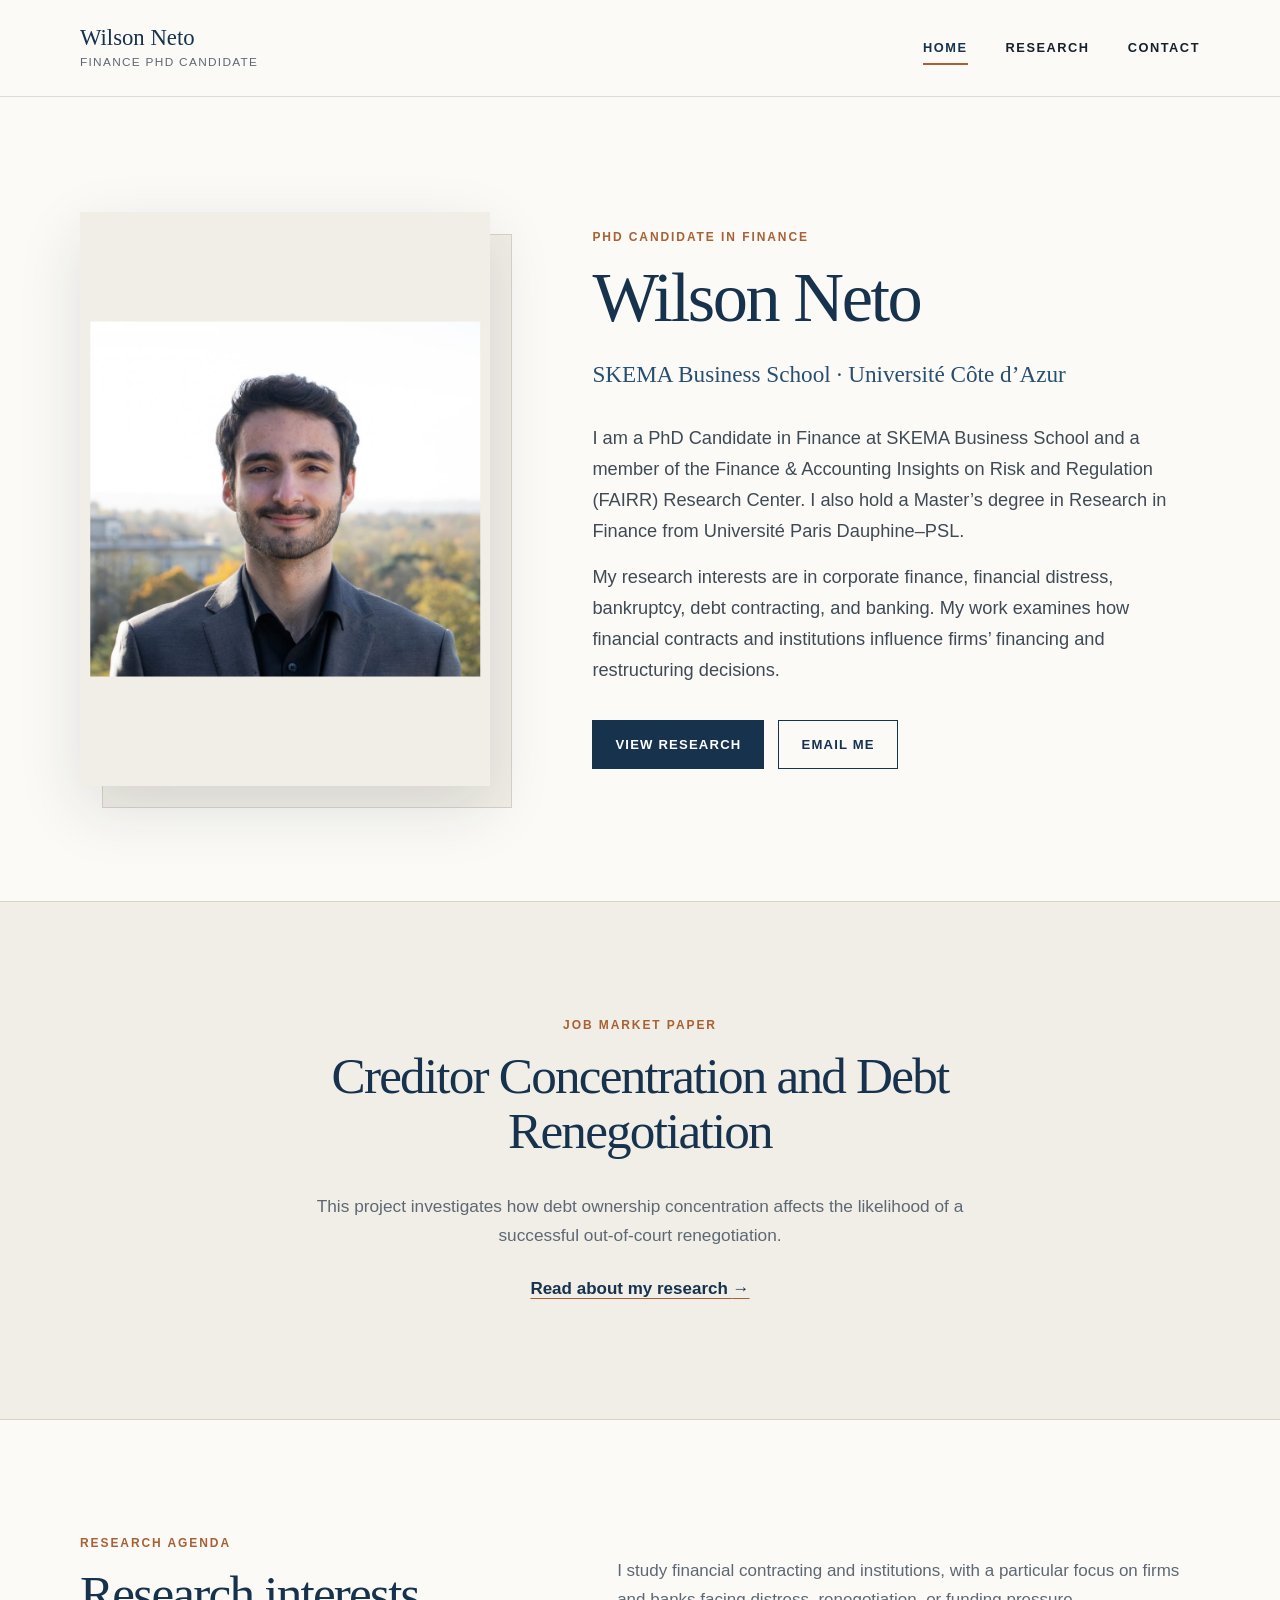
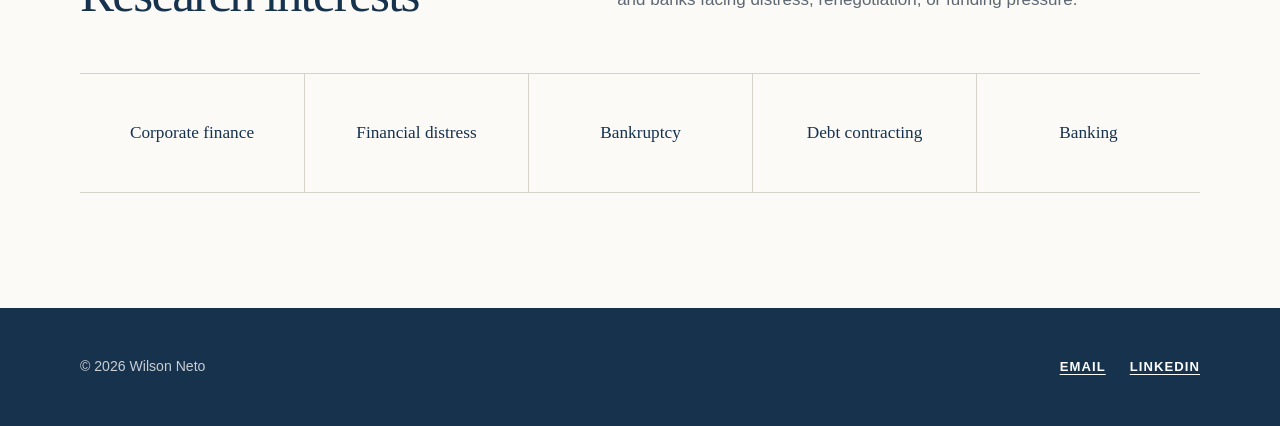
<file: index.html>
<!doctype html>
<html lang="en">
<head>
  <meta charset="utf-8">
  <meta name="viewport" content="width=device-width, initial-scale=1">
  <meta name="description" content="Wilson Neto is a PhD Candidate in Finance at SKEMA Business School. His research focuses on corporate finance, financial distress, bankruptcy, debt contracting, and banking.">
  <meta name="theme-color" content="#17324d">
  <link rel="canonical" href="https://willneto.github.io/">

  <meta property="og:type" content="website">
  <meta property="og:title" content="Wilson Neto | Finance PhD Candidate">
  <meta property="og:description" content="Research in corporate finance, financial distress, bankruptcy, debt contracting, and banking.">
  <meta property="og:url" content="https://willneto.github.io/">
  <meta property="og:image" content="https://willneto.github.io/assets/img/wilson-neto.jpg">

  <title>Wilson Neto | Finance PhD Candidate</title>
  <link rel="stylesheet" href="assets/css/style.css?v=6">

  <script type="application/ld+json">
  {
    "@context": "https://schema.org",
    "@type": "Person",
    "name": "Wilson Neto",
    "jobTitle": "PhD Candidate in Finance",
    "affiliation": {
      "@type": "CollegeOrUniversity",
      "name": "SKEMA Business School"
    },
    "url": "https://willneto.github.io/",
    "sameAs": [
      "https://www.linkedin.com/in/wilson-neto-260328168"
    ],
    "knowsAbout": [
      "Corporate finance",
      "Financial distress",
      "Bankruptcy",
      "Debt contracting",
      "Banking"
    ]
  }
  </script>
</head>
<body>
  <a class="skip-link" href="#main-content">Skip to main content</a>

  <header class="site-header">
    <div class="container header-inner">
      <a class="site-identity" href="index.html" aria-label="Wilson Neto, home">
        <span class="site-name">Wilson Neto</span>
        <span class="site-role">Finance PhD Candidate</span>
      </a>

      <nav class="site-nav" aria-label="Primary navigation">
        <ul>
          <li><a href="index.html" aria-current="page">Home</a></li>
          <li><a href="research.html">Research</a></li>
          <li><a href="contact.html">Contact</a></li>
        </ul>
      </nav>
    </div>
  </header>

  <main id="main-content">
    <section class="hero container" aria-labelledby="hero-title">
      <div class="portrait-frame">
        <img src="assets/img/wilson-neto.jpg" alt="Portrait of Wilson Neto" width="931" height="850">
      </div>

      <div class="hero-copy">
        <p class="eyebrow">PhD Candidate in Finance</p>
        <h1 id="hero-title">Wilson Neto</h1>
        <p class="hero-affiliation">SKEMA Business School <span aria-hidden="true">·</span> Université Côte d’Azur</p>
        <p class="hero-introduction">
          I am a PhD Candidate in Finance at SKEMA Business School and a member of the Finance &amp; Accounting Insights on Risk and Regulation (FAIRR) Research Center. I also hold a Master’s degree in Research in Finance from Université Paris Dauphine–PSL.
        </p>
        <p class="hero-introduction">
          My research interests are in corporate finance, financial distress, bankruptcy, debt contracting, and banking. My work examines how financial contracts and institutions influence firms’ financing and restructuring decisions.
        </p>

        <div class="hero-actions" aria-label="Primary links">
          <a class="button button-primary" href="research.html">View research</a>
          <a class="button button-secondary" href="mailto:wilson.pereirapintoneto@skema.edu">Email me</a>
        </div>
      </div>
    </section>

    <section class="home-section section-tint" aria-labelledby="job-market-heading">
      <div class="container narrow-section">
        <p class="eyebrow">Job Market Paper</p>
        <h2 id="job-market-heading">Creditor Concentration and Debt Renegotiation</h2>
        <p class="section-lead">
          This project investigates how debt ownership concentration affects the likelihood of a successful out-of-court renegotiation.
        </p>
        <a class="text-link" href="research.html#creditor-concentration">Read about my research <span aria-hidden="true">→</span></a>
      </div>
    </section>

    <section class="home-section container" aria-labelledby="research-interests-heading">
      <div class="section-heading-row">
        <div>
          <p class="eyebrow">Research agenda</p>
          <h2 id="research-interests-heading">Research interests</h2>
        </div>
        <p>
          I study financial contracting and institutions, with a particular focus on firms and banks facing distress, renegotiation, or funding pressure.
        </p>
      </div>

      <ul class="topic-list" aria-label="Research topics">
        <li>Corporate finance</li>
        <li>Financial distress</li>
        <li>Bankruptcy</li>
        <li>Debt contracting</li>
        <li>Banking</li>
      </ul>
    </section>
  </main>

  <footer class="site-footer">
    <div class="container footer-inner">
      <p>© 2026 Wilson Neto</p>
      <div class="footer-links">
        <a href="mailto:wilson.pereirapintoneto@skema.edu">Email</a>
        <a href="https://www.linkedin.com/in/wilson-neto-260328168" target="_blank" rel="noopener noreferrer">LinkedIn<span class="sr-only"> (opens in a new tab)</span></a>
      </div>
    </div>
  </footer>
</body>
</html>
</file>
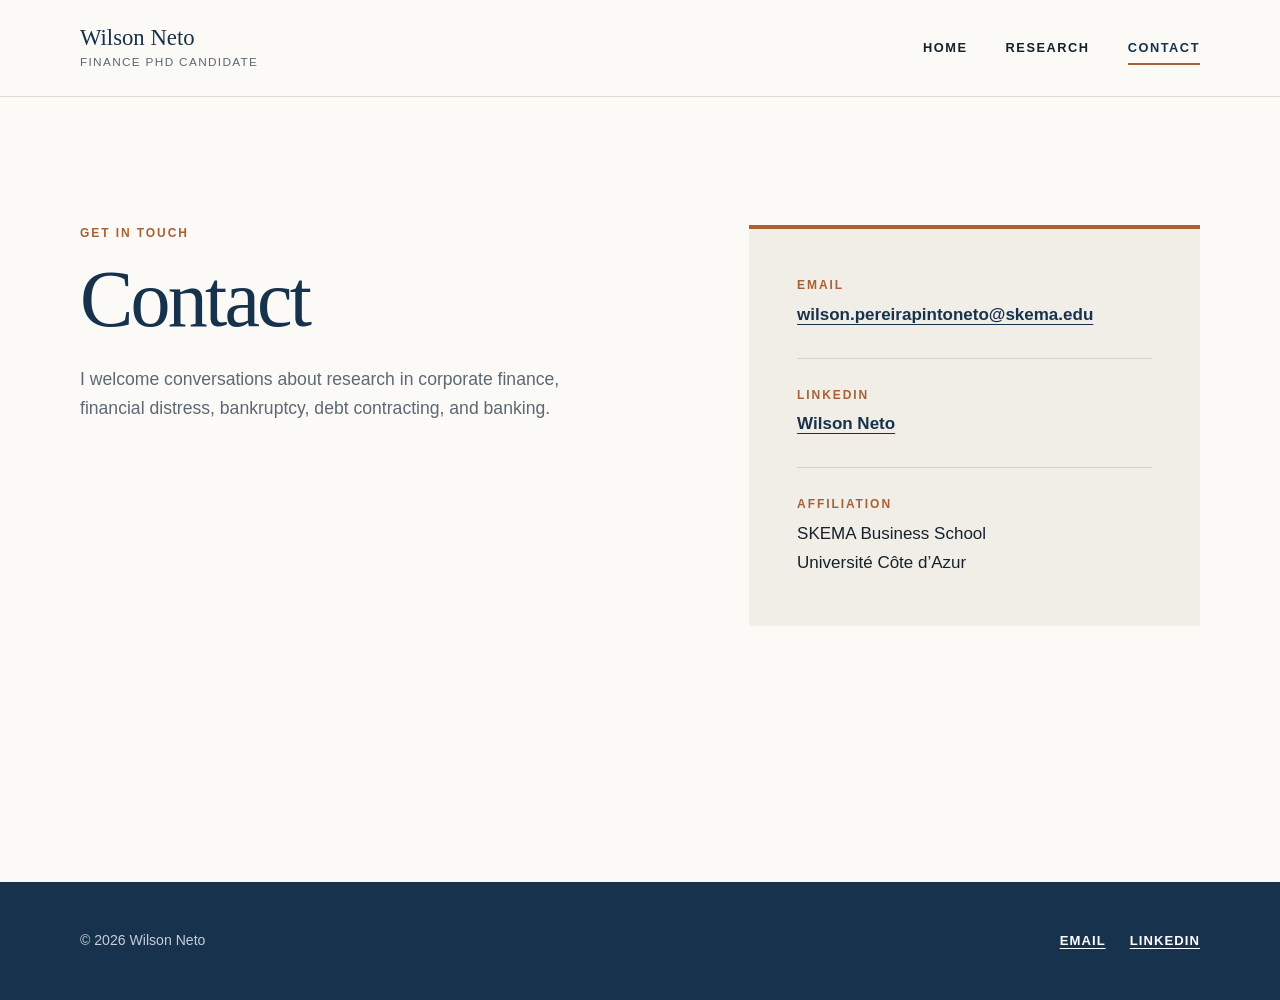
<file: contact.html>
<!doctype html>
<html lang="en">
<head>
  <meta charset="utf-8">
  <meta name="viewport" content="width=device-width, initial-scale=1">
  <meta name="description" content="Contact Wilson Neto, PhD Candidate in Finance at SKEMA Business School.">
  <meta name="theme-color" content="#17324d">
  <link rel="canonical" href="https://willneto.github.io/contact.html">
  <title>Contact | Wilson Neto</title>
  <link rel="stylesheet" href="assets/css/style.css?v=6">
</head>
<body>
  <a class="skip-link" href="#main-content">Skip to main content</a>

  <header class="site-header">
    <div class="container header-inner">
      <a class="site-identity" href="index.html" aria-label="Wilson Neto, home">
        <span class="site-name">Wilson Neto</span>
        <span class="site-role">Finance PhD Candidate</span>
      </a>

      <nav class="site-nav" aria-label="Primary navigation">
        <ul>
          <li><a href="index.html">Home</a></li>
          <li><a href="research.html">Research</a></li>
          <li><a href="contact.html" aria-current="page">Contact</a></li>
        </ul>
      </nav>
    </div>
  </header>

  <main id="main-content" class="page-main">
    <section class="contact-layout container" aria-labelledby="contact-heading">
      <div class="contact-intro">
        <p class="eyebrow">Get in touch</p>
        <h1 id="contact-heading">Contact</h1>
        <p>
          I welcome conversations about research in corporate finance, financial distress, bankruptcy, debt contracting, and banking.
        </p>
      </div>

      <div class="contact-card">
        <div class="contact-item">
          <p class="contact-label">Email</p>
          <a href="mailto:wilson.pereirapintoneto@skema.edu">wilson.pereirapintoneto@skema.edu</a>
        </div>
        <div class="contact-item">
          <p class="contact-label">LinkedIn</p>
          <a href="https://www.linkedin.com/in/wilson-neto-260328168" target="_blank" rel="noopener noreferrer">Wilson Neto<span class="sr-only"> (opens in a new tab)</span></a>
        </div>
        <div class="contact-item">
          <p class="contact-label">Affiliation</p>
          <p>SKEMA Business School<br>Université Côte d’Azur</p>
        </div>
      </div>
    </section>
  </main>

  <footer class="site-footer">
    <div class="container footer-inner">
      <p>© 2026 Wilson Neto</p>
      <div class="footer-links">
        <a href="mailto:wilson.pereirapintoneto@skema.edu">Email</a>
        <a href="https://www.linkedin.com/in/wilson-neto-260328168" target="_blank" rel="noopener noreferrer">LinkedIn<span class="sr-only"> (opens in a new tab)</span></a>
      </div>
    </div>
  </footer>
</body>
</html>
</file>
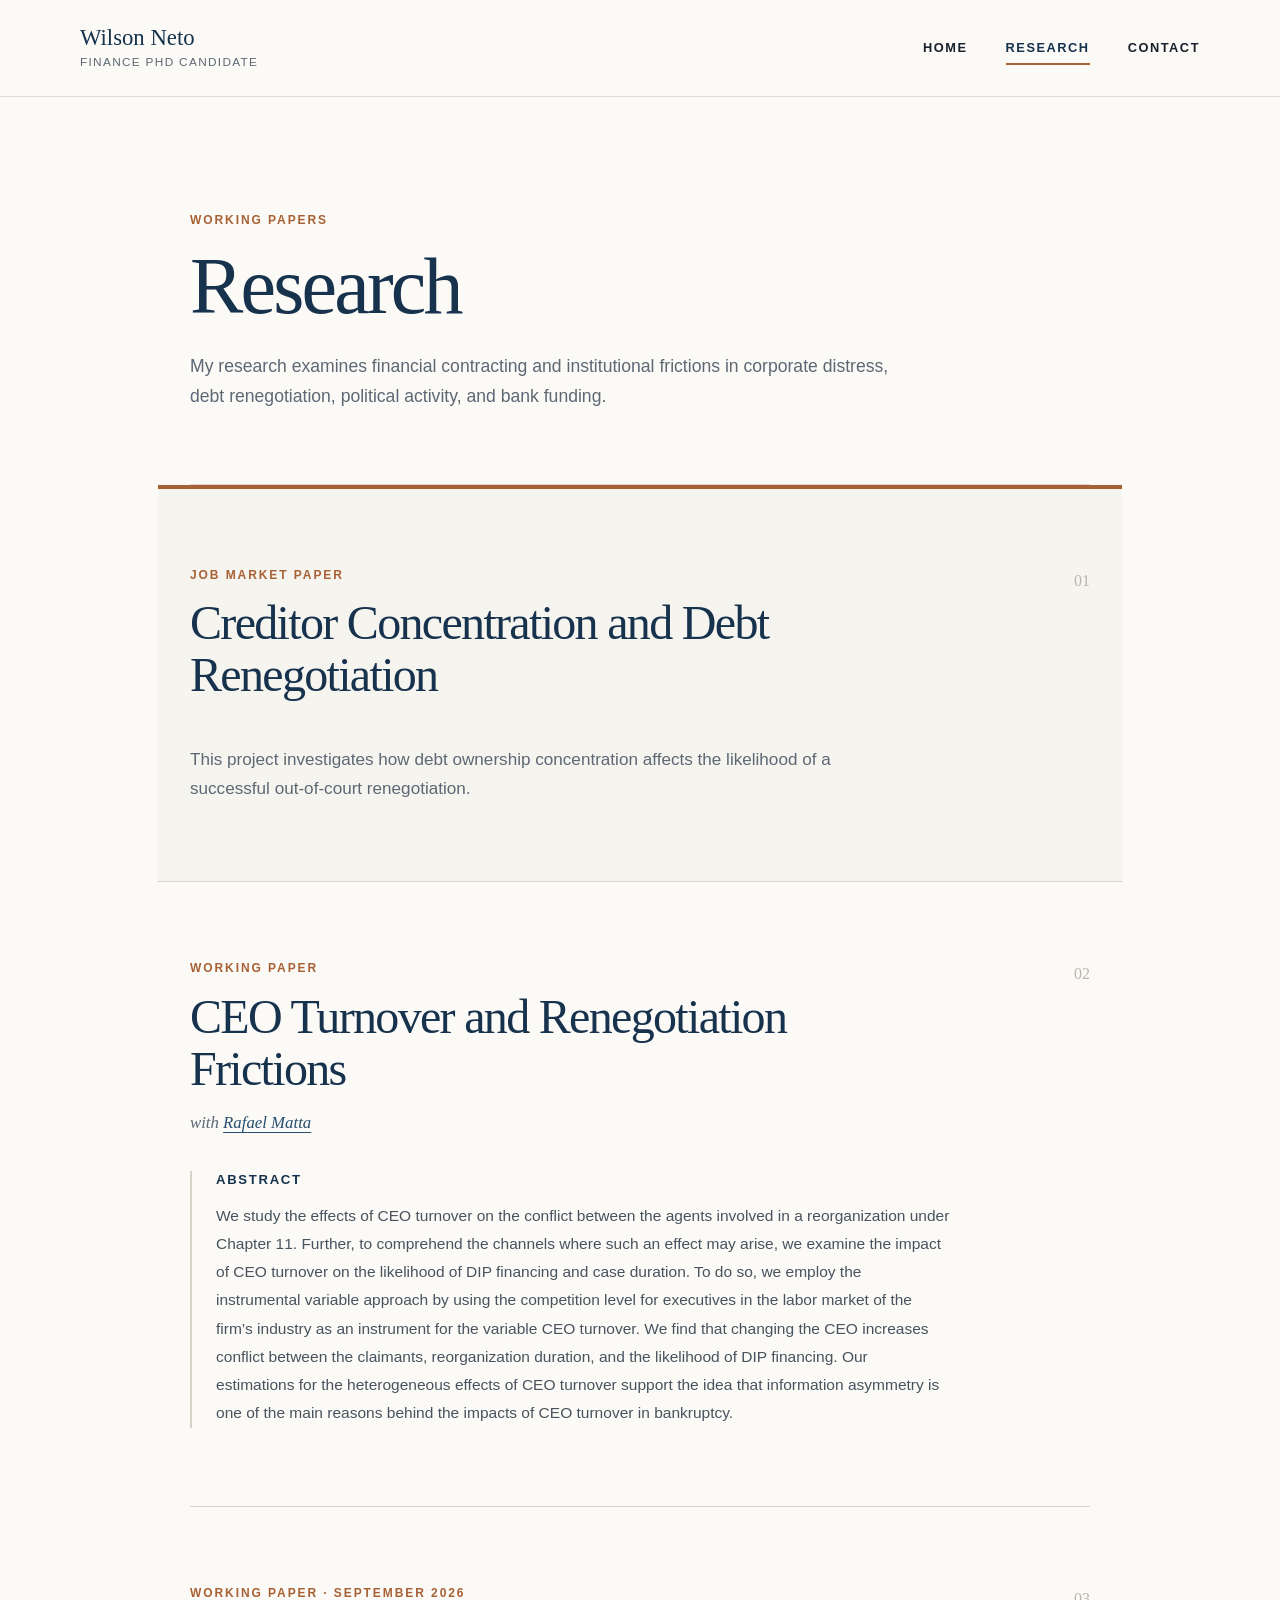
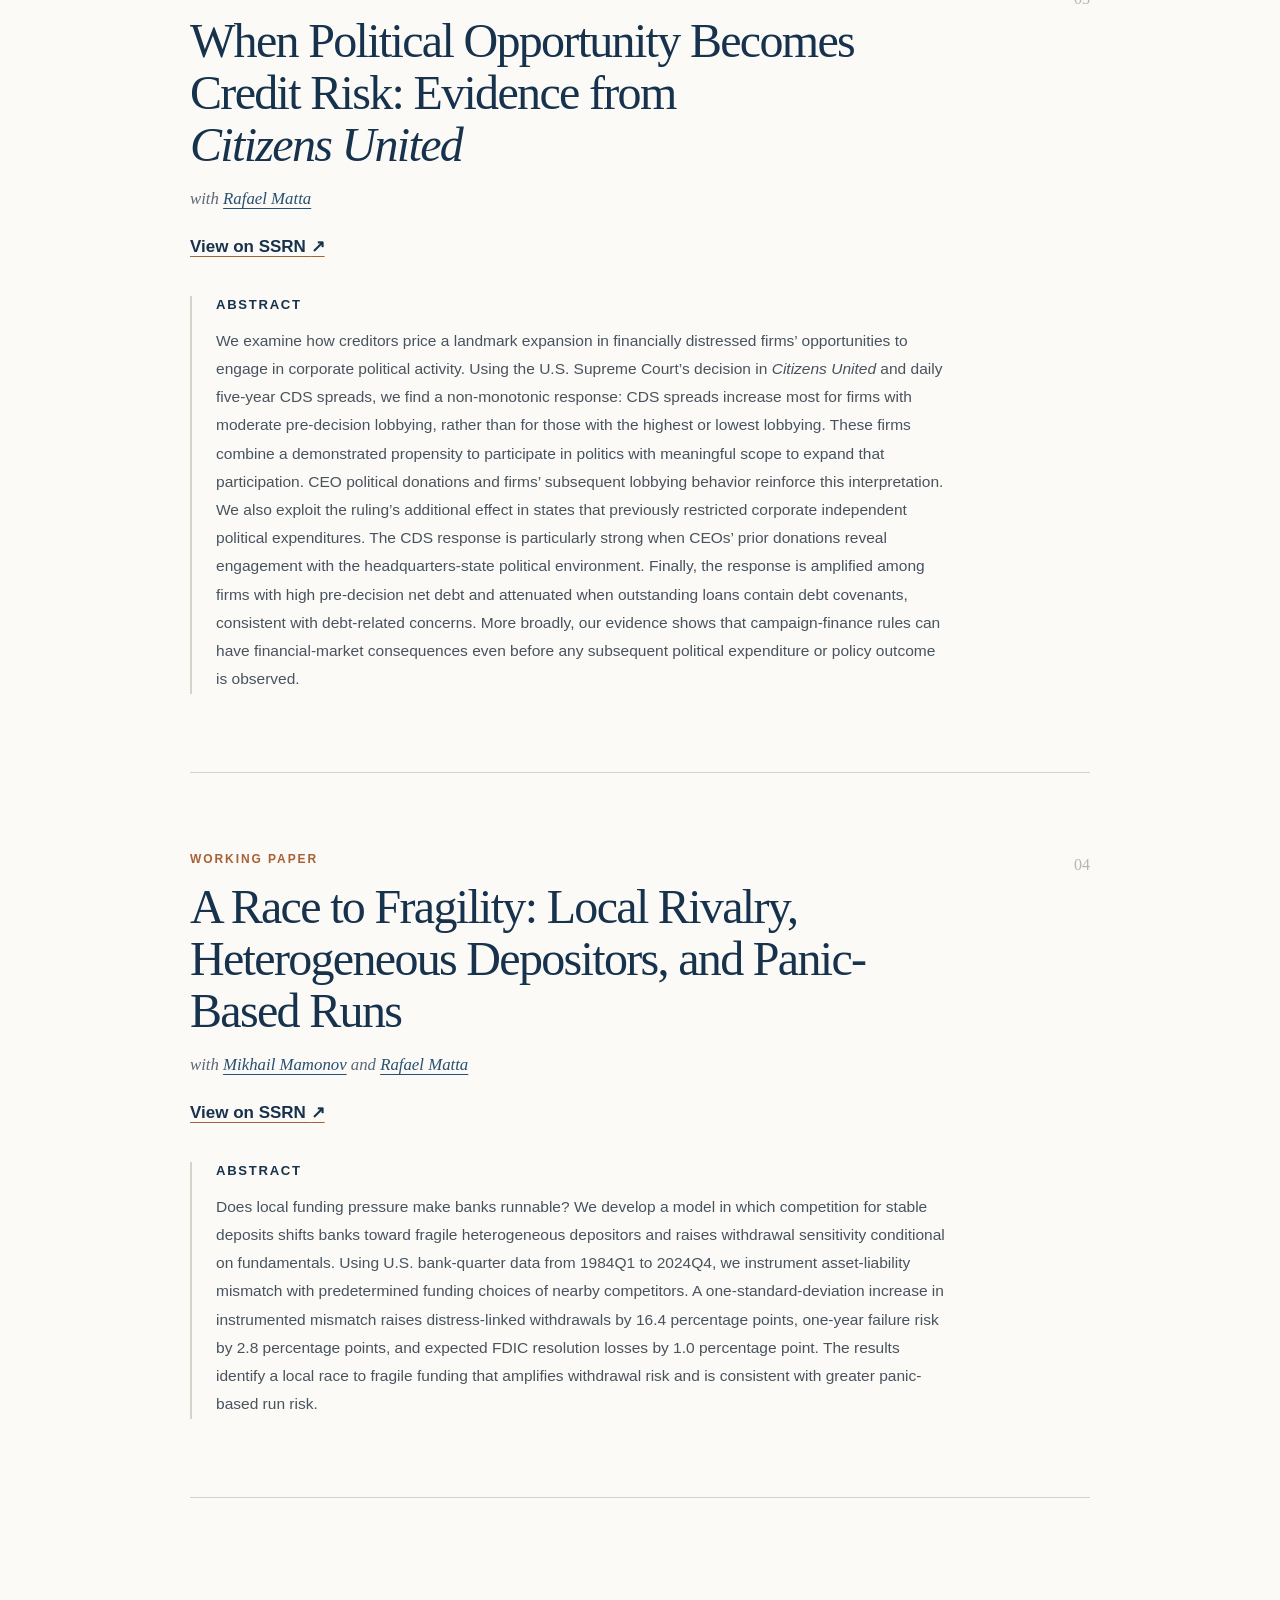
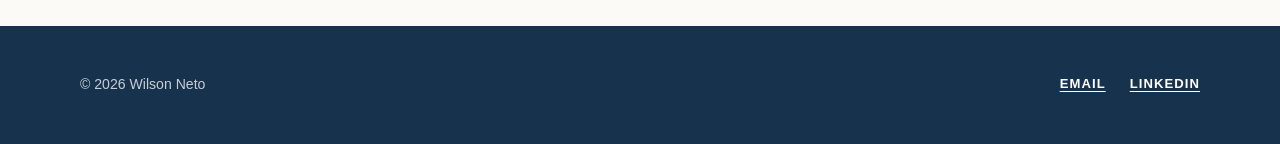
<file: research.html>
<!doctype html>
<html lang="en">
<head>
  <meta charset="utf-8">
  <meta name="viewport" content="width=device-width, initial-scale=1">
  <meta name="description" content="Research by Wilson Neto on corporate finance, financial distress, bankruptcy, debt contracting, and banking.">
  <meta name="theme-color" content="#17324d">
  <link rel="canonical" href="https://willneto.github.io/research.html">
  <title>Research | Wilson Neto</title>
  <link rel="stylesheet" href="assets/css/style.css?v=6">
</head>
<body>
  <a class="skip-link" href="#main-content">Skip to main content</a>

  <header class="site-header">
    <div class="container header-inner">
      <a class="site-identity" href="index.html" aria-label="Wilson Neto, home">
        <span class="site-name">Wilson Neto</span>
        <span class="site-role">Finance PhD Candidate</span>
      </a>

      <nav class="site-nav" aria-label="Primary navigation">
        <ul>
          <li><a href="index.html">Home</a></li>
          <li><a href="research.html" aria-current="page">Research</a></li>
          <li><a href="contact.html">Contact</a></li>
        </ul>
      </nav>
    </div>
  </header>

  <main id="main-content" class="page-main">
    <header class="page-intro container research-width">
      <p class="eyebrow">Working papers</p>
      <h1>Research</h1>
      <p>
        My research examines financial contracting and institutional frictions in corporate distress, debt renegotiation, political activity, and bank funding.
      </p>
    </header>

    <div class="container research-width paper-list">
      <article class="paper paper-featured" id="creditor-concentration">
        <div class="paper-heading">
          <div>
            <p class="paper-status">Job Market Paper</p>
            <h2>Creditor Concentration and Debt Renegotiation</h2>
          </div>
          <span class="paper-number" aria-hidden="true">01</span>
        </div>
        <p class="paper-summary">
          This project investigates how debt ownership concentration affects the likelihood of a successful out-of-court renegotiation.
        </p>
      </article>

      <article class="paper" id="ceo-turnover">
        <div class="paper-heading">
          <div>
            <p class="paper-status">Working Paper</p>
            <h2>CEO Turnover and Renegotiation Frictions</h2>
            <p class="coauthors">with <a href="https://sites.google.com/site/almeidadamatta/home" target="_blank" rel="noopener noreferrer">Rafael Matta<span class="sr-only"> (opens in a new tab)</span></a></p>
          </div>
          <span class="paper-number" aria-hidden="true">02</span>
        </div>
        <div class="abstract">
          <h3>Abstract</h3>
          <p>
            We study the effects of CEO turnover on the conflict between the agents involved in a reorganization under Chapter 11. Further, to comprehend the channels where such an effect may arise, we examine the impact of CEO turnover on the likelihood of DIP financing and case duration. To do so, we employ the instrumental variable approach by using the competition level for executives in the labor market of the firm’s industry as an instrument for the variable CEO turnover. We find that changing the CEO increases conflict between the claimants, reorganization duration, and the likelihood of DIP financing. Our estimations for the heterogeneous effects of CEO turnover support the idea that information asymmetry is one of the main reasons behind the impacts of CEO turnover in bankruptcy.
          </p>
        </div>
      </article>

      <article class="paper" id="political-opportunity">
        <div class="paper-heading">
          <div>
            <p class="paper-status">Working Paper <span aria-hidden="true">·</span> September 2026</p>
            <h2>When Political Opportunity Becomes Credit Risk: Evidence from <em>Citizens United</em></h2>
            <p class="coauthors">with <a href="https://sites.google.com/site/almeidadamatta/home" target="_blank" rel="noopener noreferrer">Rafael Matta<span class="sr-only"> (opens in a new tab)</span></a></p>
            <p class="paper-links"><a class="text-link" href="https://papers.ssrn.com/sol3/papers.cfm?abstract_id=7565318" target="_blank" rel="noopener noreferrer">View on SSRN <span aria-hidden="true">↗</span><span class="sr-only"> (opens in a new tab)</span></a></p>
          </div>
          <span class="paper-number" aria-hidden="true">03</span>
        </div>
        <div class="abstract">
          <h3>Abstract</h3>
          <p>
            We examine how creditors price a landmark expansion in financially distressed firms’ opportunities to engage in corporate political activity. Using the U.S. Supreme Court’s decision in <em>Citizens United</em> and daily five-year CDS spreads, we find a non-monotonic response: CDS spreads increase most for firms with moderate pre-decision lobbying, rather than for those with the highest or lowest lobbying. These firms combine a demonstrated propensity to participate in politics with meaningful scope to expand that participation. CEO political donations and firms’ subsequent lobbying behavior reinforce this interpretation. We also exploit the ruling’s additional effect in states that previously restricted corporate independent political expenditures. The CDS response is particularly strong when CEOs’ prior donations reveal engagement with the headquarters-state political environment. Finally, the response is amplified among firms with high pre-decision net debt and attenuated when outstanding loans contain debt covenants, consistent with debt-related concerns. More broadly, our evidence shows that campaign-finance rules can have financial-market consequences even before any subsequent political expenditure or policy outcome is observed.
          </p>
        </div>
      </article>

      <article class="paper" id="race-to-fragility">
        <div class="paper-heading">
          <div>
            <p class="paper-status">Working Paper</p>
            <h2>A Race to Fragility: Local Rivalry, Heterogeneous Depositors, and Panic-Based Runs</h2>
            <p class="coauthors">
              with <a href="https://sites.google.com/view/mikhailmamonov/home" target="_blank" rel="noopener noreferrer">Mikhail Mamonov<span class="sr-only"> (opens in a new tab)</span></a> and <a href="https://sites.google.com/site/almeidadamatta/home" target="_blank" rel="noopener noreferrer">Rafael Matta<span class="sr-only"> (opens in a new tab)</span></a>
            </p>
            <p class="paper-links"><a class="text-link" href="https://papers.ssrn.com/sol3/papers.cfm?abstract_id=4144600" target="_blank" rel="noopener noreferrer">View on SSRN <span aria-hidden="true">↗</span><span class="sr-only"> (opens in a new tab)</span></a></p>
          </div>
          <span class="paper-number" aria-hidden="true">04</span>
        </div>
        <div class="abstract">
          <h3>Abstract</h3>
          <p>
            Does local funding pressure make banks runnable? We develop a model in which competition for stable deposits shifts banks toward fragile heterogeneous depositors and raises withdrawal sensitivity conditional on fundamentals. Using U.S. bank-quarter data from 1984Q1 to 2024Q4, we instrument asset-liability mismatch with predetermined funding choices of nearby competitors. A one-standard-deviation increase in instrumented mismatch raises distress-linked withdrawals by 16.4 percentage points, one-year failure risk by 2.8 percentage points, and expected FDIC resolution losses by 1.0 percentage point. The results identify a local race to fragile funding that amplifies withdrawal risk and is consistent with greater panic-based run risk.
          </p>
        </div>
      </article>
    </div>
  </main>

  <footer class="site-footer">
    <div class="container footer-inner">
      <p>© 2026 Wilson Neto</p>
      <div class="footer-links">
        <a href="mailto:wilson.pereirapintoneto@skema.edu">Email</a>
        <a href="https://www.linkedin.com/in/wilson-neto-260328168" target="_blank" rel="noopener noreferrer">LinkedIn<span class="sr-only"> (opens in a new tab)</span></a>
      </div>
    </div>
  </footer>
</body>
</html>
</file>
<file: assets/css/style.css>
:root {
  --ink: #17212b;
  --muted: #5d6874;
  --navy: #17324d;
  --navy-soft: #274f70;
  --accent: #a86135;
  --paper: #fbfaf7;
  --surface: #f1eee7;
  --surface-light: #f6f4ef;
  --line: #d8d3c9;
  --white: #ffffff;
  --shadow: 0 22px 60px rgba(23, 33, 43, 0.12);
  --sans: Inter, ui-sans-serif, -apple-system, BlinkMacSystemFont, "Segoe UI", sans-serif;
  --serif: Georgia, "Times New Roman", serif;
}

*,
*::before,
*::after {
  box-sizing: border-box;
}

html {
  scroll-behavior: smooth;
}

body {
  min-width: 320px;
  min-height: 100vh;
  margin: 0;
  display: flex;
  flex-direction: column;
  color: var(--ink);
  background: var(--paper);
  font-family: var(--sans);
  font-size: 17px;
  line-height: 1.7;
  -webkit-font-smoothing: antialiased;
}

main {
  flex: 1;
}

img {
  display: block;
  max-width: 100%;
}

a {
  color: var(--navy-soft);
  text-decoration-thickness: 1px;
  text-underline-offset: 0.22em;
}

a:hover {
  color: var(--accent);
}

a:focus-visible,
summary:focus-visible {
  outline: 3px solid rgba(168, 97, 53, 0.45);
  outline-offset: 4px;
}

h1,
h2,
h3,
p {
  margin-top: 0;
}

h1,
h2 {
  color: var(--navy);
  font-family: var(--serif);
  font-weight: 500;
  letter-spacing: -0.035em;
  line-height: 1.08;
}

h1 {
  margin-bottom: 0.28em;
  font-size: clamp(3rem, 7vw, 5.9rem);
}

h2 {
  margin-bottom: 0.65em;
  font-size: clamp(2rem, 4vw, 3.25rem);
}

h3 {
  color: var(--navy);
  font-size: 0.82rem;
  letter-spacing: 0.13em;
  line-height: 1.4;
  text-transform: uppercase;
}

.container {
  width: min(1120px, calc(100% - 48px));
  margin-inline: auto;
}

.research-width {
  width: min(900px, calc(100% - 48px));
}

.skip-link {
  position: fixed;
  z-index: 100;
  top: 12px;
  left: 12px;
  padding: 10px 14px;
  transform: translateY(-160%);
  color: var(--white);
  background: var(--navy);
  border-radius: 4px;
}

.skip-link:focus {
  transform: translateY(0);
}

.sr-only {
  position: absolute;
  width: 1px;
  height: 1px;
  padding: 0;
  margin: -1px;
  overflow: hidden;
  clip: rect(0, 0, 0, 0);
  white-space: nowrap;
  border: 0;
}

.site-header {
  position: sticky;
  z-index: 20;
  top: 0;
  background: rgba(251, 250, 247, 0.94);
  border-bottom: 1px solid rgba(216, 211, 201, 0.78);
  backdrop-filter: blur(14px);
}

.header-inner {
  min-height: 96px;
  display: flex;
  align-items: center;
  justify-content: space-between;
  gap: 36px;
}

.site-identity {
  display: inline-flex;
  flex-direction: column;
  color: var(--navy);
  text-decoration: none;
}

.site-identity:hover {
  color: var(--navy);
}

.site-name {
  font-family: var(--serif);
  font-size: 1.42rem;
  line-height: 1.2;
}

.site-role {
  color: var(--muted);
  font-size: 0.74rem;
  letter-spacing: 0.11em;
  text-transform: uppercase;
}

.site-nav ul {
  display: flex;
  align-items: center;
  gap: clamp(20px, 3vw, 38px);
  margin: 0;
  padding: 0;
  list-style: none;
}

.site-nav a {
  position: relative;
  display: block;
  padding-block: 10px;
  color: var(--ink);
  font-size: 0.8rem;
  font-weight: 650;
  letter-spacing: 0.12em;
  text-decoration: none;
  text-transform: uppercase;
}

.site-nav a::after {
  position: absolute;
  right: 0;
  bottom: 4px;
  left: 0;
  height: 2px;
  content: "";
  transform: scaleX(0);
  transform-origin: right;
  background: var(--accent);
  transition: transform 180ms ease;
}

.site-nav a:hover,
.site-nav a[aria-current="page"] {
  color: var(--navy);
}

.site-nav a:hover::after,
.site-nav a[aria-current="page"]::after {
  transform: scaleX(1);
  transform-origin: left;
}

.hero {
  min-height: calc(100vh - 96px);
  padding-block: clamp(64px, 9vw, 120px);
  display: grid;
  grid-template-columns: minmax(340px, 410px) minmax(0, 1fr);
  align-items: center;
  gap: clamp(48px, 8vw, 110px);
}

.portrait-frame {
  position: relative;
  width: min(100%, 410px);
  aspect-ratio: auto;
  align-self: stretch;
  display: grid;
  justify-self: center;
  place-items: center;
  background: var(--surface);
  box-shadow: var(--shadow);
}

.portrait-frame::before {
  position: absolute;
  z-index: -1;
  top: 22px;
  right: -22px;
  width: 100%;
  height: 100%;
  content: "";
  background: var(--surface);
  border: 1px solid var(--line);
}

.portrait-frame img {
  position: absolute;
  top: 50%;
  left: 50%;
  width: 95%;
  height: 95%;
  transform: translate(-50%, -50%);
  object-fit: contain;
  object-position: center;
}

.eyebrow,
.paper-status,
.contact-label {
  margin-bottom: 14px;
  color: var(--accent);
  font-size: 0.75rem;
  font-weight: 750;
  letter-spacing: 0.16em;
  line-height: 1.4;
  text-transform: uppercase;
}

.hero h1 {
  font-size: clamp(2.75rem, 5.5vw, 4.7rem);
}

.hero-affiliation {
  margin-bottom: 28px;
  color: var(--navy-soft);
  font-family: var(--serif);
  font-size: clamp(1.18rem, 2.2vw, 1.45rem);
}

.hero-introduction {
  max-width: 720px;
  margin-bottom: 16px;
  color: #3f4a55;
  font-size: clamp(1.02rem, 1.5vw, 1.14rem);
}

.hero-actions {
  display: flex;
  flex-wrap: wrap;
  gap: 14px;
  margin-top: 34px;
}

.button {
  display: inline-flex;
  min-height: 49px;
  padding: 10px 22px;
  align-items: center;
  justify-content: center;
  border: 1px solid var(--navy);
  color: var(--navy);
  font-size: 0.82rem;
  font-weight: 700;
  letter-spacing: 0.09em;
  text-decoration: none;
  text-transform: uppercase;
  transition: color 160ms ease, background-color 160ms ease, transform 160ms ease;
}

.button:hover {
  transform: translateY(-2px);
}

.button-primary {
  color: var(--white);
  background: var(--navy);
}

.button-primary:hover {
  color: var(--white);
  background: var(--navy-soft);
}

.button-secondary:hover {
  color: var(--white);
  background: var(--navy);
}

.home-section {
  padding-block: clamp(72px, 9vw, 120px);
}

.section-tint {
  background: var(--surface);
  border-block: 1px solid var(--line);
}

.narrow-section {
  max-width: 860px;
  margin-inline: auto;
  text-align: center;
}

.narrow-section h2 {
  max-width: 760px;
  margin-inline: auto;
}

.section-lead {
  max-width: 690px;
  margin: 0 auto 24px;
  color: var(--muted);
  font-size: 1.08rem;
}

.text-link {
  display: inline-block;
  color: var(--navy);
  font-weight: 700;
  text-decoration-color: var(--accent);
}

.section-heading-row {
  display: grid;
  grid-template-columns: minmax(250px, 0.75fr) minmax(0, 1fr);
  align-items: end;
  gap: clamp(30px, 8vw, 100px);
}

.section-heading-row h2 {
  margin-bottom: 0;
}

.section-heading-row > p {
  margin-bottom: 6px;
  color: var(--muted);
}

.topic-list {
  margin: 52px 0 0;
  padding: 0;
  display: grid;
  grid-template-columns: repeat(5, 1fr);
  border-block: 1px solid var(--line);
  list-style: none;
}

.topic-list li {
  min-height: 118px;
  padding: 20px 18px;
  display: flex;
  align-items: center;
  justify-content: center;
  color: var(--navy);
  font-family: var(--serif);
  font-size: 1.08rem;
  line-height: 1.35;
  text-align: center;
}

.topic-list li + li {
  border-left: 1px solid var(--line);
}

.page-main {
  padding-bottom: clamp(80px, 10vw, 140px);
}

.page-intro {
  padding-block: clamp(70px, 9vw, 120px) clamp(42px, 6vw, 72px);
}

.page-intro h1,
.contact-intro h1 {
  font-size: clamp(3rem, 7vw, 5rem);
}

.page-intro > p:last-child {
  max-width: 720px;
  margin-bottom: 0;
  color: var(--muted);
  font-size: 1.1rem;
}

.paper-list {
  border-top: 1px solid var(--line);
}

.paper {
  padding-block: clamp(46px, 7vw, 78px);
  border-bottom: 1px solid var(--line);
  scroll-margin-top: 120px;
}

.paper-featured {
  margin-inline: clamp(-32px, -3vw, -18px);
  padding-inline: clamp(18px, 3vw, 32px);
  background: var(--surface-light);
  border-top: 4px solid var(--accent);
}

.paper-heading {
  display: grid;
  grid-template-columns: minmax(0, 1fr) auto;
  gap: 30px;
}

.paper h2 {
  max-width: 760px;
  margin-bottom: 14px;
  font-size: clamp(1.85rem, 4.3vw, 3rem);
}

.paper h2 em {
  white-space: nowrap;
}

.paper-number {
  color: #bbb5ab;
  font-family: var(--serif);
  font-size: 1rem;
}

.coauthors {
  margin-bottom: 0;
  color: var(--muted);
  font-family: var(--serif);
  font-size: 1.05rem;
  font-style: italic;
}

.paper-links {
  margin: 20px 0 0;
}

.paper-summary {
  max-width: 700px;
  margin: 30px 0 0;
  color: var(--muted);
  font-size: 1.07rem;
}

.abstract {
  max-width: 760px;
  margin-top: 34px;
  padding-left: 24px;
  border-left: 2px solid var(--line);
}

.abstract h3 {
  margin-bottom: 12px;
}

.abstract p {
  margin-bottom: 0;
  color: #48535e;
  font-size: 0.97rem;
  line-height: 1.82;
  text-align: left;
}

.contact-layout {
  min-height: calc(100vh - 270px);
  padding-block: clamp(70px, 10vw, 130px);
  display: grid;
  grid-template-columns: minmax(0, 0.9fr) minmax(340px, 0.75fr);
  align-items: start;
  gap: clamp(48px, 10vw, 130px);
}

.contact-intro > p:last-child {
  max-width: 620px;
  color: var(--muted);
  font-size: 1.1rem;
}

.contact-card {
  padding: clamp(28px, 5vw, 48px);
  background: var(--surface);
  border-top: 4px solid var(--accent);
}

.contact-item + .contact-item {
  margin-top: 28px;
  padding-top: 28px;
  border-top: 1px solid var(--line);
}

.contact-item p {
  margin-bottom: 0;
}

.contact-item a {
  overflow-wrap: anywhere;
  color: var(--navy);
  font-weight: 700;
}

.contact-label {
  margin-bottom: 7px !important;
}

.site-footer {
  color: rgba(255, 255, 255, 0.76);
  background: var(--navy);
}

.footer-inner {
  min-height: 118px;
  display: flex;
  align-items: center;
  justify-content: space-between;
  gap: 30px;
}

.footer-inner p {
  margin-bottom: 0;
  font-size: 0.88rem;
}

.footer-links {
  display: flex;
  gap: 24px;
}

.footer-links a {
  color: var(--white);
  font-size: 0.82rem;
  font-weight: 650;
  letter-spacing: 0.08em;
  text-transform: uppercase;
}

@media (max-width: 860px) {
  .hero {
    grid-template-columns: minmax(220px, 0.65fr) minmax(0, 1fr);
    gap: 54px;
  }

  .portrait-frame {
    width: min(100%, 340px);
    aspect-ratio: 4 / 5;
    align-self: center;
  }

  .topic-list {
    grid-template-columns: repeat(3, 1fr);
  }

  .topic-list li + li {
    border-left: 0;
  }

  .topic-list li:nth-child(2),
  .topic-list li:nth-child(3),
  .topic-list li:nth-child(5) {
    border-left: 1px solid var(--line);
  }

  .topic-list li:nth-child(n + 4) {
    border-top: 1px solid var(--line);
  }
}

@media (max-width: 700px) {
  body {
    font-size: 16px;
  }

  .container,
  .research-width {
    width: min(100% - 36px, 1120px);
  }

  .header-inner {
    min-height: auto;
    padding-block: 17px 12px;
    flex-direction: column;
    align-items: flex-start;
    gap: 10px;
  }

  .site-role {
    display: none;
  }

  .site-nav {
    width: 100%;
  }

  .site-nav ul {
    justify-content: space-between;
  }

  .site-nav a {
    padding-block: 8px;
    font-size: 0.72rem;
  }

  .hero {
    min-height: auto;
    grid-template-columns: 1fr;
    gap: 54px;
  }

  .hero-copy {
    order: -1;
  }

  .portrait-frame {
    width: min(78%, 320px);
    aspect-ratio: 4 / 5;
    align-self: center;
    margin-inline: auto;
  }

  .section-heading-row,
  .contact-layout {
    grid-template-columns: 1fr;
  }

  .section-heading-row {
    align-items: start;
  }

  .contact-layout {
    gap: 42px;
  }

  .paper-featured {
    margin-inline: 0;
  }

  .footer-inner {
    padding-block: 28px;
    flex-direction: column;
    align-items: flex-start;
    gap: 12px;
  }
}

@media (max-width: 500px) {
  .hero-actions {
    align-items: stretch;
    flex-direction: column;
  }

  .button {
    width: 100%;
  }

  .topic-list {
    grid-template-columns: 1fr;
  }

  .topic-list li,
  .topic-list li:nth-child(2),
  .topic-list li:nth-child(3),
  .topic-list li:nth-child(5),
  .topic-list li:nth-child(n + 4) {
    min-height: 76px;
    border-top: 1px solid var(--line);
    border-left: 0;
  }

  .topic-list li:first-child {
    border-top: 0;
  }

  .paper-heading {
    grid-template-columns: 1fr;
    gap: 0;
  }

  .paper-number {
    display: none;
  }

  .abstract {
    padding-left: 16px;
  }

  .paper h2 em {
    white-space: normal;
  }
}

@media (prefers-reduced-motion: reduce) {
  html {
    scroll-behavior: auto;
  }

  *,
  *::before,
  *::after {
    transition-duration: 0.01ms !important;
    animation-duration: 0.01ms !important;
    animation-iteration-count: 1 !important;
  }
}

@media print {
  .site-header,
  .site-footer,
  .hero-actions {
    display: none;
  }

  body {
    color: #000;
    background: #fff;
    font-size: 11pt;
  }

  .paper,
  .paper-featured {
    break-inside: avoid;
    background: transparent;
  }
}
</file>
